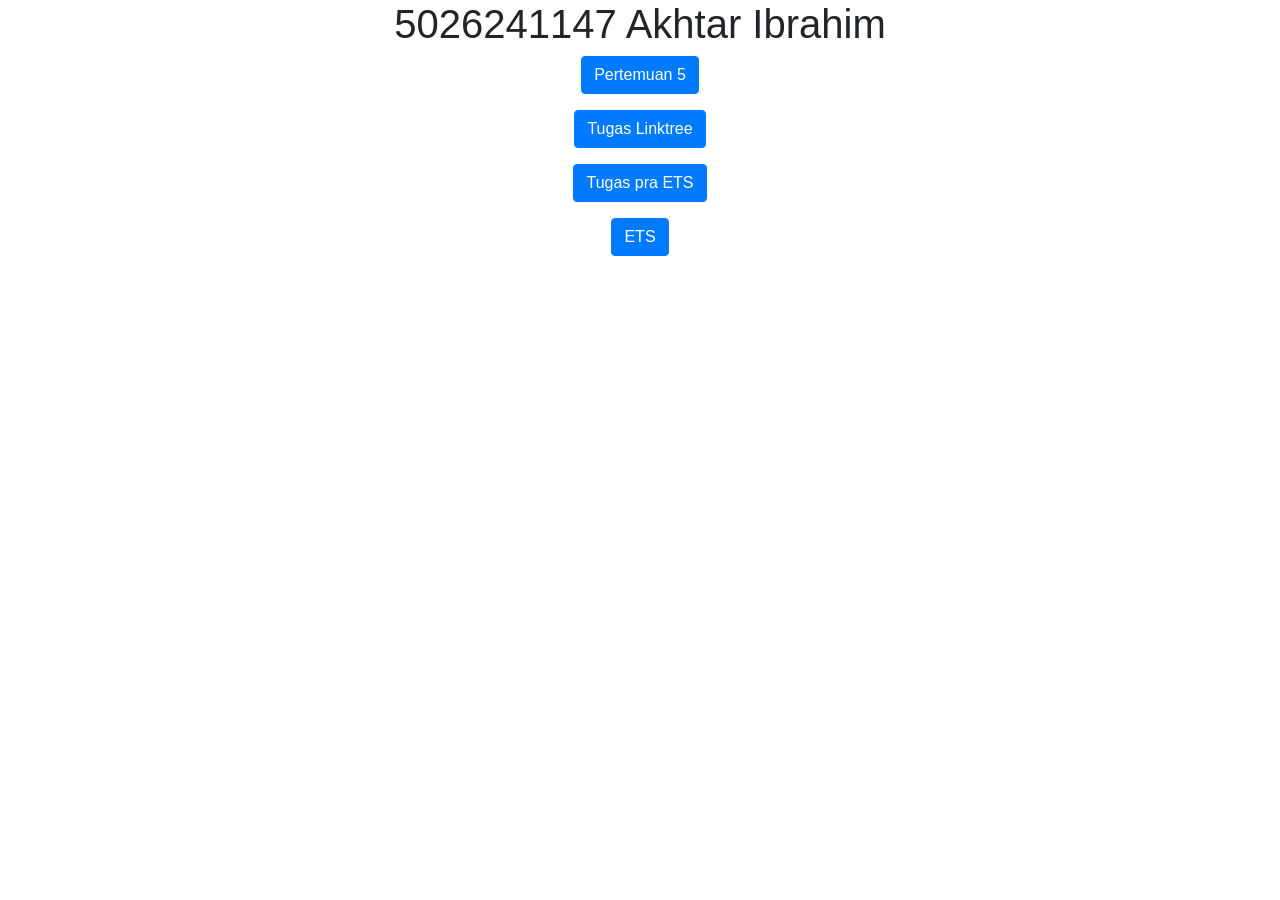
<file: index.html>
<!doctype html>
<html lang="en">
  <head>
    <title>5026241147</title>
    <meta charset="utf-8" />
    <meta name="viewport" content="width=device-width, initial-scale=1" />
    <link
      rel="stylesheet"
      href="https://cdn.jsdelivr.net/npm/bootstrap@4.6.2/dist/css/bootstrap.min.css"
    />
    <script src="https://cdn.jsdelivr.net/npm/jquery@3.7.1/dist/jquery.slim.min.js"></script>
    <script src="https://cdn.jsdelivr.net/npm/popper.js@1.16.1/dist/umd/popper.min.js"></script>
    <script src="https://cdn.jsdelivr.net/npm/bootstrap@4.6.2/dist/js/bootstrap.bundle.min.js"></script>
  </head>

  <body>
    <div class="container">
        <center>
            
            <h1>5026241147 Akhtar Ibrahim</h1>
            <p>
                <a href="pertemuan5.html" target="_blank" class="btn btn-primary">
                    Pertemuan 5 
                </a>
            </p>
            <p>
                <a href="Linktree.html" target="_blank" class="btn btn-primary">
                    Tugas Linktree 
                </a>
            </p>
            <p>
                <a href="tugas_ets.html" target="_blank" class="btn btn-primary">
                    Tugas pra ETS
                </a>
            </p>
            <p>
                <a href="5026241147.html" target="_blank" class="btn btn-primary">
                    ETS
                </a>
            </p>


        </center>
    </div>
  </body>
</html>
</file>
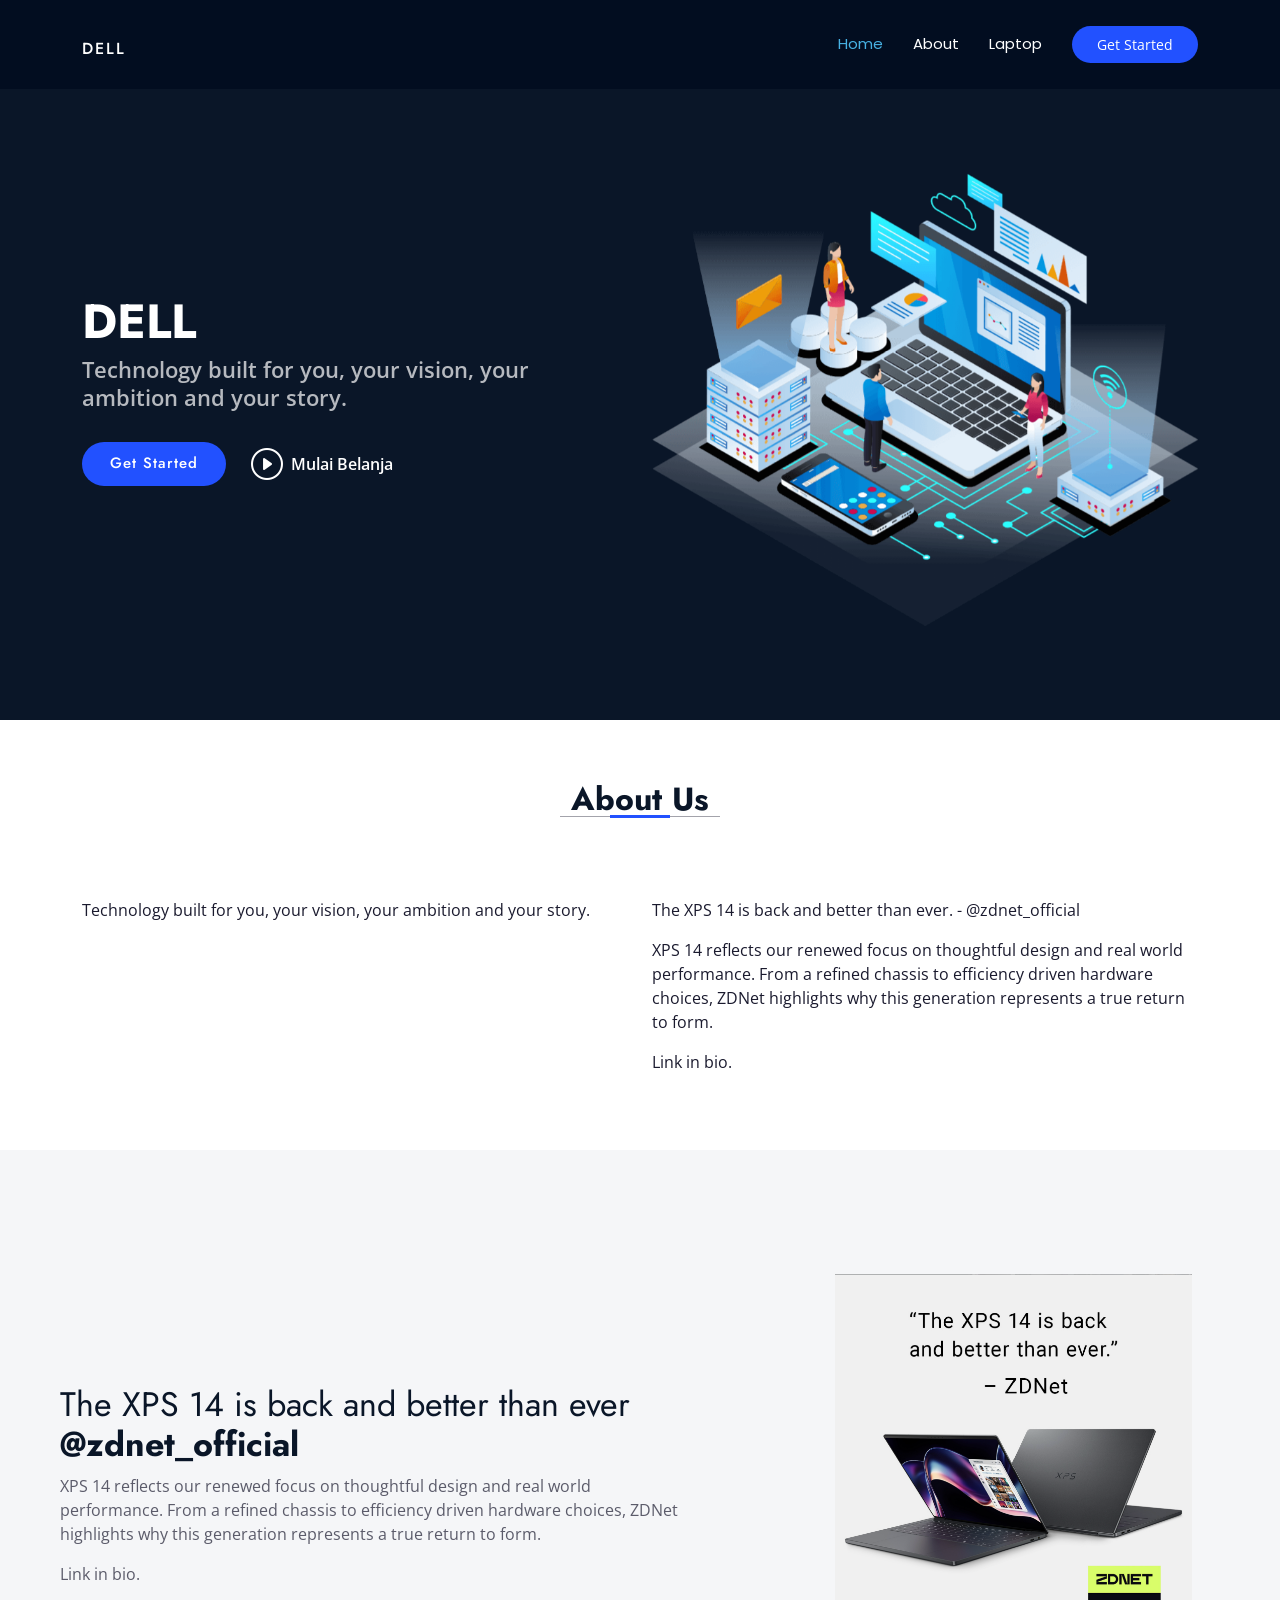
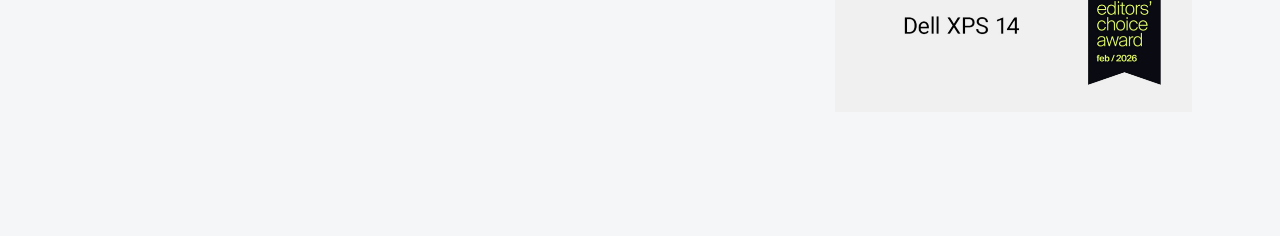
<file: pertemuan5.html>
<!doctype html>
<html lang="en">
  <head>
    <meta charset="utf-8" />
    <meta content="width=device-width, initial-scale=1.0" name="viewport" />
    <title>DELL</title>
    <meta name="description" content="" />
    <meta name="keywords" content="" />

    <!-- Favicons -->
    <link href="assets/img/favicon.png" rel="icon" />
    <link href="assets/img/apple-touch-icon.png" rel="apple-touch-icon" />

    <!-- Fonts -->
    <link href="https://fonts.googleapis.com" rel="preconnect" />
    <link href="https://fonts.gstatic.com" rel="preconnect" crossorigin />
    <link
      href="https://fonts.googleapis.com/css2?family=Open+Sans:ital,wght@0,300;0,400;0,500;0,600;0,700;0,800;1,300;1,400;1,500;1,600;1,700;1,800&family=Poppins:ital,wght@0,100;0,200;0,300;0,400;0,500;0,600;0,700;0,800;0,900;1,100;1,200;1,300;1,400;1,500;1,600;1,700;1,800;1,900&family=Jost:ital,wght@0,100;0,200;0,300;0,400;0,500;0,600;0,700;0,800;0,900;1,100;1,200;1,300;1,400;1,500;1,600;1,700;1,800;1,900&display=swap"
      rel="stylesheet"
    />

    <!-- Vendor CSS Files -->
    <link
      href="assets/vendor/bootstrap/css/bootstrap.min.css"
      rel="stylesheet"
    />
    <link
      href="assets/vendor/bootstrap-icons/bootstrap-icons.css"
      rel="stylesheet"
    />
    <link href="assets/vendor/aos/aos.css" rel="stylesheet" />
    <link
      href="assets/vendor/glightbox/css/glightbox.min.css"
      rel="stylesheet"
    />
    <link href="assets/vendor/swiper/swiper-bundle.min.css" rel="stylesheet" />

    <!-- Main CSS File -->
  <link href="assets/pra_ets.css" rel="stylesheet">

    <!-- =======================================================
  * Template Name: Arsha
  * Template URL: https://bootstrapmade.com/arsha-free-bootstrap-html-template-corporate/
  * Updated: Feb 22 2025 with Bootstrap v5.3.3
  * Author:   BootstrapMade.com   
  * License: https://bootstrapmade.com/license/
  ======================================================== -->
  </head>

  <body class="index-page">
    <header id="header" class="header d-flex align-items-center fixed-top">
      <div
        class="container-fluid container-xl position-relative d-flex align-items-center"
      >
        <a href="index.html" class="logo d-flex align-items-center me-auto">
          <!-- Uncomment the line below if you also wish to use an image logo -->
          <!-- <img src="assets/img/logo.webp" alt=""> -->
          <h1 class="sitename">DELL</h1>
        </a>

        <nav id="navmenu" class="navmenu">
          <ul>
            <li><a href="#hero" class="active">Home</a></li>
            <li><a href="#about">About</a></li>
            <li><a href="#laptop">Laptop</a></li>
          </ul>
          <i class="mobile-nav-toggle d-xl-none bi bi-list"></i>
        </nav>

        <a class="btn-getstarted" href="#about">Get Started</a>
      </div>
    </header>

    <main class="main">
      <!-- Header Section -->
      <section id="hero" class="hero section dark-background">
        <div class="container">
          <div class="row gy-4">
            <div
              class="col-lg-6 order-2 order-lg-1 d-flex flex-column justify-content-center"
              data-aos="zoom-out"
            >
              <h1>DELL</h1>
              <p>
                Technology built for you, your vision, your ambition and your
                story.
              </p>
              <div class="d-flex">
                <a href="#about" class="btn-get-started">Get Started</a>
                <a
                  href="https://visitstore.bio/dell?tab=ig&utm_source=ig&utm_medium=social&utm_content=link_in_bio&fbclid=PAZXh0bgNhZW0CMTEAc3J0YwZhcHBfaWQMMjU2MjgxMDQwNTU4AAGniiNfOVfTA07JWbg5uFvyamHb38qtlj87fdxVTZgBUt4vOqm66XFoXA_pBBI_aem_jluPJJ-XnT7grUljqiHlhw"
                  class="glightbox btn-watch-video d-flex align-items-center"
                  ><i class="bi bi-play-circle"></i
                  ><span>Mulai Belanja</span></a
                >
              </div>
            </div>
            <div
              class="col-lg-6 order-1 order-lg-2 hero-img"
              data-aos="zoom-out"
              data-aos-delay="200"
            >
              <img
                src="assets/img/hero-img.png"
                class="img-fluid animated"
                alt=""
              />
            </div>
          </div>
        </div>
      </section>
      <!-- /Header Section -->

      <!-- About Section -->
      <section id="about" class="about section">
        <!-- Section Title -->
        <div class="container section-title" data-aos="fade-up">
          <h2>About Us</h2>
        </div>
        <!-- End Section Title -->

        <div class="container">
          <div class="row gy-4">
            <div
              class="col-lg-6 content"
              data-aos="fade-up"
              data-aos-delay="100"
            >
              <p>
                Technology built for you, your vision, your ambition and your
                story.
              </p>
            </div>

            <div class="col-lg-6" data-aos="fade-up" data-aos-delay="200">
              <p>The XPS 14 is back and better than ever. - @zdnet_official</p>
              <p>
                XPS 14 reflects our renewed focus on thoughtful design and real
                world performance. From a refined chassis to efficiency driven
                hardware choices, ZDNet highlights why this generation
                represents a true return to form.
              </p>
              <p>Link in bio.</p>
            </div>
          </div>
        </div>
      </section>
      <!-- /About Section -->

      <!-- Laptop Section -->
      <section
        id="laptop"
        class="section why-us light-background"
        data-builder="section"
      >
        <div class="container-fluid">
          <div class="row gy-4">
            <div
              class="col-lg-7 d-flex flex-column justify-content-center order-2 order-lg-1"
            >
              <div
                class="content px-xl-5"
                data-aos="fade-up"
                data-aos-delay="100"
              >
                <h3>
                  <span>The XPS 14 is back and better than ever </span
                  ><strong>@zdnet_official</strong>
                </h3>
                <p>
                  XPS 14 reflects our renewed focus on thoughtful design and
                  real world performance. From a refined chassis to efficiency
                  driven hardware choices, ZDNet highlights why this generation
                  represents a true return to form.
                </p>
                <p>Link in bio.</p>
              </div>
            </div>

            <div class="col-lg-5 order-1 order-lg-2 why-us-img">
              <img
                src="assets/img/laptop-gambar.png"
                class="img-fluid"
                alt=""
                data-aos="zoom-in"
                data-aos-delay="100"
              />
            </div>
          </div>
        </div>
      </section>
      <!-- /Laptop Section -->
    </main>

    <!-- Scroll Top -->
    <a
      href="#"
      id="scroll-top"
      class="scroll-top d-flex align-items-center justify-content-center"
      ><i class="bi bi-arrow-up-short"></i
    ></a>

    <!-- Preloader -->
    <div id="preloader"></div>

    <!-- Vendor JS Files -->
    <script src="assets/vendor/bootstrap/js/bootstrap.bundle.min.js"></script>
    <script src="assets/vendor/php-email-form/validate.js"></script>
    <script src="assets/vendor/aos/aos.js"></script>
    <script src="assets/vendor/glightbox/js/glightbox.min.js"></script>
    <script src="assets/vendor/swiper/swiper-bundle.min.js"></script>
    <script src="assets/vendor/waypoints/noframework.waypoints.js"></script>
    <script src="assets/vendor/imagesloaded/imagesloaded.pkgd.min.js"></script>
    <script src="assets/vendor/isotope-layout/isotope.pkgd.min.js"></script>

    <!-- Main JS File -->
    <script src="assets/js/main.js"></script>
  </body>
</html>
</file>
<file: assets/pra_ets.css>
/**
* Template Name: Arsha
* Template URL: https://bootstrapmade.com/arsha-free-bootstrap-html-template-corporate/
* Updated: Feb 22 2025 with Bootstrap v5.3.3
* Author: BootstrapMade.com
* License: https://bootstrapmade.com/license/
*/

/*--------------------------------------------------------------
# Font & Color Variables
# Help: https://bootstrapmade.com/color-system/
--------------------------------------------------------------*/
/* Fonts */
:root {
  --default-font: "Open Sans",  system-ui, -apple-system, "Segoe UI", Roboto, "Helvetica Neue", Arial, "Noto Sans", "Liberation Sans", sans-serif, "Apple Color Emoji", "Segoe UI Emoji", "Segoe UI Symbol", "Noto Color Emoji";
  --heading-font: "Jost",  sans-serif;
  --nav-font: "Poppins",  sans-serif;
}

/* Global Colors - The following color variables are used throughout the website. Updating them here will change the color scheme of the entire website */
:root {
  --background-color: #ffffff;
  --default-color: #1a1a2e;
  --heading-color: #0a1628;
  --accent-color: #2251ff;        /* biru royal McKinsey */
  --surface-color: #ffffff;
  --contrast-color: #ffffff;

  /* McKinsey tambahan */
  --mck-navy: #0a1628;
  --mck-navy-mid: #122040;
  --mck-blue: #2251ff;
  --mck-blue-light: #4d74ff;
  --mck-gray-text: #5a6a7a;
}

/* Nav Menu Colors - The following color variables are used specifically for the navigation menu. They are separate from the global colors to allow for more customization options */
:root {
  --nav-color: #ffffff;  /* The default color of the main navmenu links */
  --nav-hover-color: #47b2e4; /* Applied to main navmenu links when they are hovered over or active */
  --nav-mobile-background-color: #ffffff; /* Used as the background color for mobile navigation menu */
  --nav-dropdown-background-color: #ffffff; /* Used as the background color for dropdown items that appear when hovering over primary navigation items */
  --nav-dropdown-color: #444444; /* Used for navigation links of the dropdown items in the navigation menu. */
  --nav-dropdown-hover-color: #47b2e4; /* Similar to --nav-hover-color, this color is applied to dropdown navigation links when they are hovered over. */
}

/* Color Presets - These classes override global colors when applied to any section or element, providing reuse of the sam color scheme. */

.light-background {
  --background-color: #f5f6f8;
  --surface-color: #ffffff;
}

.dark-background {
  --background-color: #0a1628;
  --default-color: #ffffff;
  --heading-color: #ffffff;
  --surface-color: #122040;
  --contrast-color: #ffffff;
}

/* Smooth scroll */
:root {
  scroll-behavior: smooth;
}

/*--------------------------------------------------------------
# General Styling & Shared Classes
--------------------------------------------------------------*/
body {
  color: var(--default-color);
  background-color: var(--background-color);
  font-family: var(--default-font);
}

a {
  color: var(--accent-color);
  text-decoration: none;
  transition: 0.3s;
}

a:hover {
  color: color-mix(in srgb, var(--accent-color), transparent 25%);
  text-decoration: none;
}

h1,
h2,
h3,
h4,
h5,
h6 {
  color: var(--heading-color);
  font-family: var(--heading-font);
}

/* PHP Email Form Messages
------------------------------*/
.php-email-form .error-message {
  display: none;
  background: #df1529;
  color: #ffffff;
  text-align: left;
  padding: 15px;
  margin-bottom: 24px;
  font-weight: 600;
}

.php-email-form .sent-message {
  display: none;
  color: #ffffff;
  background: #059652;
  text-align: center;
  padding: 15px;
  margin-bottom: 24px;
  font-weight: 600;
}

.php-email-form .loading {
  display: none;
  background: var(--surface-color);
  text-align: center;
  padding: 15px;
  margin-bottom: 24px;
}

.php-email-form .loading:before {
  content: "";
  display: inline-block;
  border-radius: 50%;
  width: 24px;
  height: 24px;
  margin: 0 10px -6px 0;
  border: 3px solid var(--accent-color);
  border-top-color: var(--surface-color);
  animation: php-email-form-loading 1s linear infinite;
}

@keyframes php-email-form-loading {
  0% {
    transform: rotate(0deg);
  }

  100% {
    transform: rotate(360deg);
  }
}

/*--------------------------------------------------------------
# Global Header
--------------------------------------------------------------*/
.header {
  --background-color: #081d42;
  --heading-color: #ffffff;
  color: var(--default-color);
  background-color: var(--background-color);
  padding: 15px 0;
  transition: all 0.5s;
  z-index: 997;
}

.header .logo {
  line-height: 1;
}

.header .logo img {
  max-height: 36px;
  margin-right: 8px;
}

.header .logo h1 {
  font-size: 1rem;   
  margin: 8px 0 0 0; 
  font-weight: 500;
  color: var(--heading-color);
  letter-spacing: 2px;
  text-transform: uppercase;
}

.header .btn-getstarted,
.header .btn-getstarted:focus {
  color: var(--contrast-color);
  background: var(--accent-color);
  font-size: 14px;
  padding: 8px 25px;
  margin: 0 0 0 30px;
  border-radius: 50px;
  transition: 0.3s;
}

.header .btn-getstarted:hover,
.header .btn-getstarted:focus:hover {
  color: var(--contrast-color);
  background: color-mix(in srgb, var(--accent-color), transparent 15%);
}

@media (max-width: 1200px) {
  .header .logo {
    order: 1;
  }

  .header .btn-getstarted {
    order: 2;
    margin: 0 15px 0 0;
    padding: 6px 15px;
  }

  .header .navmenu {
    order: 3;
  }
}

/* Index Page Header
------------------------------*/
.index-page .header {
  --background-color: #020d20;
  --heading-color: #ffffff;
  --nav-color: #ffffff;
}

/* Index Page Header on Scroll
------------------------------*/
.index-page.scrolled .header {
  --background-color: #020d20;
}

/*--------------------------------------------------------------
# Navigation Menu
--------------------------------------------------------------*/
/* Desktop Navigation */
@media (min-width: 1200px) {
  .navmenu {
    padding: 0;
  }

  .navmenu ul {
    margin: 0;
    padding: 0;
    display: flex;
    list-style: none;
    align-items: center;
  }

  .navmenu li {
    position: relative;
  }

  .navmenu a,
  .navmenu a:focus {
    color: var(--nav-color);
    padding: 18px 15px;
    font-size: 15px;
    font-family: var(--nav-font);
    font-weight: 400;
    display: flex;
    align-items: center;
    justify-content: space-between;
    white-space: nowrap;
    transition: 0.3s;
  }

  .navmenu a i,
  .navmenu a:focus i {
    font-size: 12px;
    line-height: 0;
    margin-left: 5px;
    transition: 0.3s;
  }

  .navmenu li:last-child a {
    padding-right: 0;
  }

  .navmenu li:hover>a,
  .navmenu .active,
  .navmenu .active:focus {
    color: var(--nav-hover-color);
  }

  .navmenu .dropdown ul {
    margin: 0;
    padding: 10px 0;
    background: var(--nav-dropdown-background-color);
    display: block;
    position: absolute;
    visibility: hidden;
    left: 14px;
    top: 130%;
    opacity: 0;
    transition: 0.3s;
    border-radius: 4px;
    z-index: 99;
    box-shadow: 0px 0px 30px rgba(0, 0, 0, 0.1);
  }

  .navmenu .dropdown ul li {
    min-width: 200px;
  }

  .navmenu .dropdown ul a {
    padding: 10px 20px;
    font-size: 15px;
    text-transform: none;
    color: var(--nav-dropdown-color);
  }

  .navmenu .dropdown ul a i {
    font-size: 12px;
  }

  .navmenu .dropdown ul a:hover,
  .navmenu .dropdown ul .active:hover,
  .navmenu .dropdown ul li:hover>a {
    color: var(--nav-dropdown-hover-color);
  }

  .navmenu .dropdown:hover>ul {
    opacity: 1;
    top: 100%;
    visibility: visible;
  }

  .navmenu .dropdown .dropdown ul {
    top: 0;
    left: -90%;
    visibility: hidden;
  }

  .navmenu .dropdown .dropdown:hover>ul {
    opacity: 1;
    top: 0;
    left: -100%;
    visibility: visible;
  }

  .navmenu .megamenu {
    position: static;
  }

  .navmenu .megamenu ul {
    margin: 0;
    padding: 10px;
    background: var(--nav-dropdown-background-color);
    box-shadow: 0px 0px 20px rgba(0, 0, 0, 0.1);
    position: absolute;
    top: 130%;
    left: 0;
    right: 0;
    visibility: hidden;
    opacity: 0;
    display: flex;
    transition: 0.3s;
    border-radius: 4px;
    z-index: 99;
  }

  .navmenu .megamenu ul li {
    flex: 1;
  }

  .navmenu .megamenu ul li a,
  .navmenu .megamenu ul li:hover>a {
    padding: 10px 20px;
    font-size: 15px;
    color: var(--nav-dropdown-color);
  }

  .navmenu .megamenu ul li a:hover,
  .navmenu .megamenu ul li .active,
  .navmenu .megamenu ul li .active:hover {
    color: var(--nav-dropdown-hover-color);
  }

  .navmenu .megamenu:hover>ul {
    opacity: 1;
    top: 100%;
    visibility: visible;
  }

  .navmenu .dd-box-shadow {
    box-shadow: 0px 0px 30px rgba(0, 0, 0, 0.1);
  }
}

/* Mobile Navigation */
@media (max-width: 1199px) {
  .mobile-nav-toggle {
    color: var(--nav-color);
    font-size: 28px;
    line-height: 0;
    margin-right: 10px;
    cursor: pointer;
    transition: color 0.3s;
  }

  .navmenu {
    padding: 0;
    z-index: 9997;
  }

  .navmenu ul {
    display: none;
    list-style: none;
    position: absolute;
    inset: 60px 20px 20px 20px;
    padding: 10px 0;
    margin: 0;
    border-radius: 6px;
    background-color: var(--nav-mobile-background-color);
    overflow-y: auto;
    transition: 0.3s;
    z-index: 9998;
    box-shadow: 0px 0px 30px rgba(0, 0, 0, 0.1);
  }

  .navmenu a,
  .navmenu a:focus {
    color: var(--nav-dropdown-color);
    padding: 10px 20px;
    font-family: var(--nav-font);
    font-size: 17px;
    font-weight: 500;
    display: flex;
    align-items: center;
    justify-content: space-between;
    white-space: nowrap;
    transition: 0.3s;
  }

  .navmenu a i,
  .navmenu a:focus i {
    font-size: 12px;
    line-height: 0;
    margin-left: 5px;
    width: 30px;
    height: 30px;
    display: flex;
    align-items: center;
    justify-content: center;
    border-radius: 50%;
    transition: 0.3s;
    background-color: color-mix(in srgb, var(--accent-color), transparent 90%);
  }

  .navmenu a i:hover,
  .navmenu a:focus i:hover {
    background-color: var(--accent-color);
    color: var(--contrast-color);
  }

  .navmenu a:hover,
  .navmenu .active,
  .navmenu .active:focus {
    color: var(--nav-dropdown-hover-color);
  }

  .navmenu .active i,
  .navmenu .active:focus i {
    background-color: var(--accent-color);
    color: var(--contrast-color);
    transform: rotate(180deg);
  }

  .navmenu .dropdown ul {
    position: static;
    display: none;
    z-index: 99;
    padding: 10px 0;
    margin: 10px 20px;
    background-color: var(--nav-dropdown-background-color);
    border: 1px solid color-mix(in srgb, var(--default-color), transparent 90%);
    box-shadow: none;
    transition: all 0.5s ease-in-out;
  }

  .navmenu .dropdown ul ul {
    background-color: rgba(33, 37, 41, 0.1);
  }

  .navmenu .dropdown>.dropdown-active {
    display: block;
    background-color: rgba(33, 37, 41, 0.03);
  }

  .mobile-nav-active {
    overflow: hidden;
  }

  .mobile-nav-active .mobile-nav-toggle {
    color: #fff;
    position: absolute;
    font-size: 32px;
    top: 15px;
    right: 15px;
    margin-right: 0;
    z-index: 9999;
  }

  .mobile-nav-active .navmenu {
    position: fixed;
    overflow: hidden;
    inset: 0;
    background: rgba(33, 37, 41, 0.8);
    transition: 0.3s;
  }

  .mobile-nav-active .navmenu>ul {
    display: block;
  }
}

/*--------------------------------------------------------------
# Global Footer
--------------------------------------------------------------*/
.footer {
  color: var(--default-color);
  background-color: var(--background-color);
  font-size: 14px;
  padding-bottom: 50px;
  position: relative;
}

.footer .footer-newsletter {
  background-color: color-mix(in srgb, var(--heading-color), transparent 95%);
  padding: 50px 0;
}

.footer .footer-newsletter h4 {
  font-size: 24px;
}

.footer .footer-newsletter .newsletter-form {
  margin-top: 30px;
  margin-bottom: 15px;
  padding: 6px 8px;
  position: relative;
  background-color: color-mix(in srgb, var(--background-color), transparent 50%);
  border: 1px solid color-mix(in srgb, var(--default-color), transparent 90%);
  box-shadow: 0px 2px 25px rgba(0, 0, 0, 0.1);
  display: flex;
  transition: 0.3s;
  border-radius: 50px;
}

.footer .footer-newsletter .newsletter-form:focus-within {
  border-color: var(--accent-color);
}

.footer .footer-newsletter .newsletter-form input[type=email] {
  border: 0;
  padding: 4px;
  width: 100%;
  background-color: color-mix(in srgb, var(--background-color), transparent 50%);
  color: var(--default-color);
}

.footer .footer-newsletter .newsletter-form input[type=email]:focus-visible {
  outline: none;
}

.footer .footer-newsletter .newsletter-form input[type=submit] {
  border: 0;
  font-size: 16px;
  padding: 0 20px;
  margin: -7px -8px -7px 0;
  background: var(--accent-color);
  color: var(--contrast-color);
  transition: 0.3s;
  border-radius: 50px;
}

.footer .footer-newsletter .newsletter-form input[type=submit]:hover {
  background: color-mix(in srgb, var(--accent-color), transparent 20%);
}

.footer .footer-top {
  padding-top: 50px;
}

.footer .social-links a {
  display: flex;
  align-items: center;
  justify-content: center;
  width: 40px;
  height: 40px;
  border-radius: 50%;
  border: 1px solid color-mix(in srgb, var(--default-color), transparent 50%);
  font-size: 16px;
  color: color-mix(in srgb, var(--default-color), transparent 20%);
  margin-right: 10px;
  transition: 0.3s;
}

.footer .social-links a:hover {
  color: var(--accent-color);
  border-color: var(--accent-color);
}

.footer h4 {
  font-size: 16px;
  font-weight: bold;
  position: relative;
  padding-bottom: 12px;
}

.footer .footer-links {
  margin-bottom: 30px;
}

.footer .footer-links ul {
  list-style: none;
  padding: 0;
  margin: 0;
}

.footer .footer-links ul i {
  margin-right: 3px;
  font-size: 12px;
  line-height: 0;
  color: var(--accent-color);
}

.footer .footer-links ul li {
  padding: 10px 0;
  display: flex;
  align-items: center;
}

.footer .footer-links ul li:first-child {
  padding-top: 0;
}

.footer .footer-links ul a {
  display: inline-block;
  color: color-mix(in srgb, var(--default-color), transparent 20%);
  line-height: 1;
}

.footer .footer-links ul a:hover {
  color: var(--accent-color);
}

.footer .footer-about a {
  color: var(--heading-color);
  font-size: 28px;
  font-weight: 600;
  text-transform: uppercase;
  font-family: var(--heading-font);
}

.footer .footer-contact p {
  margin-bottom: 5px;
}

.footer .copyright {
  padding-top: 25px;
  padding-bottom: 25px;
  border-top: 1px solid color-mix(in srgb, var(--default-color), transparent 90%);
}

.footer .copyright p {
  margin-bottom: 0;
}

.footer .credits {
  margin-top: 6px;
  font-size: 13px;
}

/*--------------------------------------------------------------
# Preloader
--------------------------------------------------------------*/
#preloader {
  position: fixed;
  inset: 0;
  z-index: 999999;
  overflow: hidden;
  background: var(--background-color);
  transition: all 0.6s ease-out;
}

#preloader:before {
  content: "";
  position: fixed;
  top: calc(50% - 30px);
  left: calc(50% - 30px);
  border: 6px solid #ffffff;
  border-color: var(--accent-color) transparent var(--accent-color) transparent;
  border-radius: 50%;
  width: 60px;
  height: 60px;
  animation: animate-preloader 1.5s linear infinite;
}

@keyframes animate-preloader {
  0% {
    transform: rotate(0deg);
  }

  100% {
    transform: rotate(360deg);
  }
}

/*--------------------------------------------------------------
# Scroll Top Button
--------------------------------------------------------------*/
.scroll-top {
  position: fixed;
  visibility: hidden;
  opacity: 0;
  right: 15px;
  bottom: -15px;
  z-index: 99999;
  background-color: var(--accent-color);
  width: 44px;
  height: 44px;
  border-radius: 50px;
  transition: all 0.4s;
}

.scroll-top i {
  font-size: 24px;
  color: var(--contrast-color);
  line-height: 0;
}

.scroll-top:hover {
  background-color: color-mix(in srgb, var(--accent-color), transparent 20%);
  color: var(--contrast-color);
}

.scroll-top.active {
  visibility: visible;
  opacity: 1;
  bottom: 15px;
}

/*--------------------------------------------------------------
# Disable aos animation delay on mobile devices
--------------------------------------------------------------*/
@media screen and (max-width: 768px) {
  [data-aos-delay] {
    transition-delay: 0 !important;
  }
}

/*--------------------------------------------------------------
# Global Page Titles & Breadcrumbs
--------------------------------------------------------------*/
.page-title {
  --background-color: color-mix(in srgb, var(--default-color), transparent 96%);
  color: var(--default-color);
  background-color: var(--background-color);
  padding: 20px 0;
  position: relative;
}

.page-title h1 {
  font-size: 28px;
  font-weight: 700;
  margin: 0;
}

.page-title .breadcrumbs ol {
  display: flex;
  flex-wrap: wrap;
  list-style: none;
  padding: 0 0 10px 0;
  margin: 0;
  font-size: 14px;
}

.page-title .breadcrumbs ol li+li {
  padding-left: 10px;
}

.page-title .breadcrumbs ol li+li::before {
  content: "/";
  display: inline-block;
  padding-right: 10px;
  color: color-mix(in srgb, var(--default-color), transparent 70%);
}

/*--------------------------------------------------------------
# Global Sections
--------------------------------------------------------------*/
section,
.section {
  color: var(--default-color);
  background-color: var(--background-color);
  padding: 60px 0;
  scroll-margin-top: 88px;
  overflow: clip;
}

@media (max-width: 1199px) {

  section,
  .section {
    scroll-margin-top: 66px;
  }
}

/*--------------------------------------------------------------
# Global Section Titles
--------------------------------------------------------------*/
.section-title {
  text-align: center;
  padding-bottom: 60px;
  position: relative;
  color: rgb(0, 0, 0);
}

.section-title h2 {
  font-size: 32px;
  font-weight: 700;
  margin-bottom: 20px;
  padding-bottom: 20px;
  text-transform: uppercase;
  position: relative;
}

.section-title h2:before,
.section-title h2::after { display: none; }
.section-title h2 { text-transform: none; padding-bottom: 0; }

.section-title h2:before {
  content: "";
  position: absolute;
  display: block;
  width: 160px;
  height: 1px;
  background: color-mix(in srgb, var(--default-color), transparent 60%);
  left: 0;
  right: 0;
  bottom: 1px;
  margin: auto;
}

.section-title h2::after {
  content: "";
  position: absolute;
  display: block;
  width: 60px;
  height: 3px;
  background: var(--accent-color);
  left: 0;
  right: 0;
  bottom: 0;
  margin: auto;
}

.section-title p {
  margin-bottom: 0;
}

/*--------------------------------------------------------------
# Hero Section
--------------------------------------------------------------*/
.hero {
  width: 100%;
  min-height: 80vh;
  position: relative;
  padding: 120px 0 60px 0;
  display: flex;
  align-items: center;
}

.hero h1 {
  margin: 0;
  font-size: 48px;
  font-weight: 700;
  line-height: 56px;
}

.hero p {
  color: color-mix(in srgb, var(--default-color), transparent 30%);
  margin: 5px 0 30px 0;
  font-size: 22px;
  line-height: 1.3;
  font-weight: 600;
}

.hero .btn-get-started {
  color: var(--contrast-color);
  background: var(--accent-color);
  font-family: var(--heading-font);
  font-weight: 500;
  font-size: 15px;
  letter-spacing: 1px;
  display: inline-block;
  padding: 10px 28px 12px 28px;
  border-radius: 50px;
  transition: 0.5s;
}

.hero .btn-get-started:hover {
  color: var(--contrast-color);
  background: color-mix(in srgb, var(--accent-color), transparent 15%);
}

.hero .btn-watch-video {
  font-size: 16px;
  transition: 0.5s;
  margin-left: 25px;
  color: var(--default-color);
  font-weight: 600;
}

.hero .btn-watch-video i {
  color: var(--contrast-color);
  font-size: 32px;
  transition: 0.3s;
  line-height: 0;
  margin-right: 8px;
}

.hero .btn-watch-video:hover {
  color: var(--accent-color);
}

.hero .btn-watch-video:hover i {
  color: color-mix(in srgb, var(--accent-color), transparent 15%);
}

.hero .animated {
  animation: up-down 2s ease-in-out infinite alternate-reverse both;
}

@media (max-width: 640px) {
  .hero h1 {
    font-size: 28px;
    line-height: 36px;
  }

  .hero p {
    font-size: 18px;
    line-height: 24px;
    margin-bottom: 30px;
  }

  .hero .btn-get-started,
  .hero .btn-watch-video {
    font-size: 13px;
  }
}

@keyframes up-down {
  0% {
    transform: translateY(10px);
  }

  100% {
    transform: translateY(-10px);
  }
}

/*--------------------------------------------------------------
# Clients Section
--------------------------------------------------------------*/
.clients {
  padding: 12px 0;
}

.clients .swiper {
  padding: 10px 0;
}

.clients .swiper-wrapper {
  height: auto;
}

.clients .swiper-slide img {
  filter: grayscale(100%) opacity(0.5);
  transition: filter 0.3s;
}
.clients .swiper-slide img:hover {
  filter: grayscale(0%) opacity(1);
}



/*--------------------------------------------------------------
# About Section
--------------------------------------------------------------*/
.about ul {
  list-style: none;
  padding: 0;
}

.about ul li {
  padding-bottom: 5px;
  display: flex;
  align-items: center;
}

.about ul i {
  font-size: 20px;
  padding-right: 4px;
  color: var(--accent-color);
}

.about .read-more {
  color: var(--accent-color);
  font-family: var(--heading-font);
  font-weight: 500;
  font-size: 16px;
  letter-spacing: 1px;
  padding: 8px 28px;
  border-radius: 5px;
  transition: 0.3s;
  display: inline-flex;
  align-items: center;
  justify-content: center;
  border: 2px solid var(--accent-color);
}

.about .read-more i {
  font-size: 18px;
  margin-left: 5px;
  line-height: 0;
  transition: 0.3s;
}

.about .read-more:hover {
  background: var(--accent-color);
  color: var(--contrast-color);
}

.about .read-more:hover i {
  transform: translate(5px, 0);
}

/*--------------------------------------------------------------
# Why Us Section
--------------------------------------------------------------*/
.why-us {
  padding: 30px 0;
}

.why-us .content h3 {
  font-weight: 400;
  font-size: 34px;
}

.why-us .content p {
  color: color-mix(in srgb, var(--default-color), transparent 30%);
}

.why-us .faq-container .faq-item {
  background-color: var(--surface-color);
  position: relative;
  padding: 20px;
  margin-bottom: 20px;
  box-shadow: 0px 5px 25px 0px rgba(0, 0, 0, 0.1);
  overflow: hidden;
}

.why-us .faq-container .faq-item:last-child {
  margin-bottom: 0;
}

.why-us .faq-container .faq-item h3 {
  font-weight: 500;
  font-size: 17px;
  line-height: 24px;
  margin: 0 30px 0 0;
  transition: 0.3s;
  cursor: pointer;
}

.why-us .faq-container .faq-item h3 span {
  color: var(--accent-color);
  padding-right: 5px;
  font-weight: 600;
}

.why-us .faq-container .faq-item h3:hover {
  color: var(--accent-color);
}

.why-us .faq-container .faq-item .faq-content {
  display: grid;
  grid-template-rows: 0fr;
  transition: 0.3s ease-in-out;
  visibility: hidden;
  opacity: 0;
}

.why-us .faq-container .faq-item .faq-content p {
  margin-bottom: 0;
  overflow: hidden;
}

.why-us .faq-container .faq-item .faq-icon {
  position: absolute;
  top: 22px;
  left: 20px;
  font-size: 22px;
  line-height: 0;
  transition: 0.3s;
  color: var(--accent-color);
}

.why-us .faq-container .faq-item .faq-toggle {
  position: absolute;
  top: 20px;
  right: 20px;
  font-size: 16px;
  line-height: 0;
  transition: 0.3s;
  cursor: pointer;
}

.why-us .faq-container .faq-item .faq-toggle:hover {
  color: var(--accent-color);
}

.why-us .faq-container .faq-active h3 {
  color: var(--accent-color);
}

.why-us .faq-container .faq-active .faq-content {
  grid-template-rows: 1fr;
  visibility: visible;
  opacity: 1;
  padding-top: 10px;
}

.why-us .faq-container .faq-active .faq-toggle {
  transform: rotate(90deg);
  color: var(--accent-color);
}

.why-us .why-us-img {
  display: flex;
  align-items: center;
  justify-content: center;
}

.why-us .why-us-img img {
  max-height: 70%;
}

/*--------------------------------------------------------------
# Skills Section
--------------------------------------------------------------*/
.skills .content h3 {
  font-size: 2rem;
  font-weight: 700;
}

.skills .content p {
  color: color-mix(in srgb, var(--default-color), transparent 30%);
}

.skills .content p:last-child {
  margin-bottom: 0;
}

.skills .content ul {
  list-style: none;
  padding: 0;
}

.skills .content ul li {
  padding-bottom: 10px;
}

.skills .progress {
  height: 60px;
  display: block;
  background: none;
  border-radius: 0;
}

.skills .progress .skill {
  color: var(--default-color);
  padding: 0;
  margin: 0 0 6px 0;
  text-transform: uppercase;
  display: block;
  font-weight: 600;
  font-family: var(--heading-font);
}

.skills .progress .skill .val {
  float: right;
  font-style: normal;
}

.skills .progress-bar-wrap {
  background: color-mix(in srgb, var(--heading-color), transparent 90%);
  height: 10px;
}

.skills .progress-bar {
  width: 1px;
  height: 10px;
  transition: 0.9s;
  background-color: var(--heading-color);
}

/*--------------------------------------------------------------
# Services Section
--------------------------------------------------------------*/
.services .service-item {
  background-color: var(--surface-color);
  box-shadow: 0px 5px 90px 0px rgba(0, 0, 0, 0.1);
  padding: 50px 30px;
  transition: all ease-in-out 0.4s;
  height: 100%;
}

.services .service-item .icon {
  margin-bottom: 10px;
}

.services .service-item .icon i {
  color: var(--accent-color);
  font-size: 36px;
  transition: 0.3s;
}

.services .service-item h4 {
  font-weight: 700;
  margin-bottom: 15px;
  font-size: 20px;
}

.services .service-item h4 a {
  color: var(--heading-color);
  transition: ease-in-out 0.3s;
}

.services .service-item p {
  line-height: 24px;
  font-size: 14px;
  margin-bottom: 0;
}

.services .service-item:hover {
  transform: translateY(-10px);
}

.services .service-item:hover h4 a {
  color: var(--accent-color);
}

/*--------------------------------------------------------------
# Work Process Section
--------------------------------------------------------------*/
.work-process .steps-item {
  background: var(--surface-color);
  border-radius: 20px;
  height: 100%;
  transition: all 0.3s ease-in-out;
  box-shadow: 0 5px 20px color-mix(in srgb, var(--default-color), transparent 92%);
}

.work-process .steps-item .steps-image {
  border-radius: 20px 20px 0 0;
  overflow: hidden;
}

.work-process .steps-item:hover {
  transform: translateY(-10px);
  box-shadow: 0 15px 30px color-mix(in srgb, var(--accent-color), transparent 85%);
}

.work-process .steps-item:hover .steps-number {
  background: var(--accent-color);
  color: var(--contrast-color);
}

.work-process .steps-item:hover .steps-image img {
  transform: scale(1.1);
}

.work-process .steps-image {
  position: relative;
  height: 280px;
}

.work-process .steps-image img {
  width: 100%;
  height: 100%;
  object-fit: cover;
  transition: transform 0.6s ease;
}

.work-process .steps-content {
  position: relative;
  padding: 40px 30px 30px;
}

.work-process .steps-content .steps-number {
  position: absolute;
  left: 30px;
  top: -30px;
  width: 60px;
  height: 60px;
  background: var(--accent-color);
  color: var(--contrast-color);
  border-radius: 50%;
  font-family: var(--heading-font);
  font-size: 24px;
  font-weight: 700;
  display: flex;
  align-items: center;
  justify-content: center;
  transition: all 0.3s ease-in-out;
}

.work-process .steps-content h3 {
  font-size: 24px;
  font-weight: 700;
  margin-bottom: 15px;
}

.work-process .steps-content p {
  font-size: 15px;
  color: color-mix(in srgb, var(--default-color), transparent 20%);
  margin-bottom: 25px;
}

.work-process .steps-features .feature-item {
  display: flex;
  align-items: center;
  margin-bottom: 12px;
}

.work-process .steps-features .feature-item:last-child {
  margin-bottom: 0;
}

.work-process .steps-features .feature-item i {
  color: var(--accent-color);
  font-size: 18px;
  margin-right: 10px;
}

.work-process .steps-features .feature-item span {
  font-size: 14px;
  color: color-mix(in srgb, var(--default-color), transparent 15%);
}

@media (max-width: 1199px) {
  .work-process .steps-image {
    height: 240px;
  }

  .work-process .steps-content {
    padding: 35px 25px 25px;
  }

  .work-process .steps-content h3 {
    font-size: 22px;
  }
}

@media (max-width: 991px) {
  .work-process .steps-item {
    margin-bottom: 30px;
  }

  .work-process .steps-image {
    height: 220px;
  }

  .work-process .steps-content {
    padding: 30px 20px 20px;
  }

  .work-process .steps-content .steps-number {
    width: 50px;
    height: 50px;
    font-size: 20px;
    left: 25px;
    top: -25px;
  }

  .work-process .steps-content h3 {
    font-size: 20px;
    margin-bottom: 12px;
  }

  .work-process .steps-content p {
    font-size: 14px;
    margin-bottom: 20px;
  }
}

/*--------------------------------------------------------------
# Call To Action Section
--------------------------------------------------------------*/
.call-to-action {
  padding: 120px 0;
  position: relative;
  clip-path: inset(0);
}

.call-to-action img {
  position: fixed;
  top: 0;
  left: 0;
  display: block;
  width: 100%;
  height: 100%;
  object-fit: cover;
  z-index: 1;
}

.call-to-action:before {
  content: "";
  background: color-mix(in srgb, var(--background-color), transparent 35%);
  position: absolute;
  inset: 0;
  z-index: 2;
}

.call-to-action .container {
  position: relative;
  z-index: 3;
}

.call-to-action h3 {
  color: var(--default-color);
  font-size: 28px;
  font-weight: 700;
}

.call-to-action p {
  color: var(--default-color);
}

.call-to-action .cta-btn {
  font-family: var(--heading-font);
  font-weight: 500;
  font-size: 16px;
  letter-spacing: 1px;
  display: inline-block;
  padding: 12px 40px;
  border-radius: 50px;
  transition: 0.5s;
  margin: 10px;
  border: 2px solid var(--contrast-color);
  color: var(--contrast-color);
}

.call-to-action .cta-btn:hover {
  background: var(--accent-color);
  border: 2px solid var(--accent-color);
}

/*--------------------------------------------------------------
# Portfolio Section
--------------------------------------------------------------*/
.portfolio .portfolio-filters {
  padding: 0;
  margin: 0 auto 20px auto;
  list-style: none;
  text-align: center;
}

.portfolio .portfolio-filters li {
  cursor: pointer;
  display: inline-block;
  padding: 8px 20px 10px 20px;
  margin: 0;
  font-size: 15px;
  font-weight: 500;
  line-height: 1;
  margin-bottom: 5px;
  border-radius: 50px;
  transition: all 0.3s ease-in-out;
  font-family: var(--heading-font);
}

.portfolio .portfolio-filters li:hover,
.portfolio .portfolio-filters li.filter-active {
  color: var(--contrast-color);
  background-color: var(--accent-color);
}

.portfolio .portfolio-filters li:first-child {
  margin-left: 0;
}

.portfolio .portfolio-filters li:last-child {
  margin-right: 0;
}

@media (max-width: 575px) {
  .portfolio .portfolio-filters li {
    font-size: 14px;
    margin: 0 0 10px 0;
  }
}

.portfolio .portfolio-item {
  position: relative;
  overflow: hidden;
}

.portfolio .portfolio-item .portfolio-info {
  opacity: 0;
  position: absolute;
  left: 12px;
  right: 12px;
  bottom: -100%;
  z-index: 3;
  transition: all ease-in-out 0.5s;
  background: color-mix(in srgb, var(--background-color), transparent 10%);
  padding: 15px;
}

.portfolio .portfolio-item .portfolio-info h4 {
  font-size: 18px;
  font-weight: 600;
  padding-right: 50px;
}

.portfolio .portfolio-item .portfolio-info p {
  color: color-mix(in srgb, var(--default-color), transparent 30%);
  font-size: 14px;
  margin-bottom: 0;
  padding-right: 50px;
}

.portfolio .portfolio-item .portfolio-info .preview-link,
.portfolio .portfolio-item .portfolio-info .details-link {
  position: absolute;
  right: 50px;
  font-size: 24px;
  top: calc(50% - 14px);
  color: color-mix(in srgb, var(--default-color), transparent 30%);
  transition: 0.3s;
  line-height: 0;
}

.portfolio .portfolio-item .portfolio-info .preview-link:hover,
.portfolio .portfolio-item .portfolio-info .details-link:hover {
  color: var(--accent-color);
}

.portfolio .portfolio-item .portfolio-info .details-link {
  right: 14px;
  font-size: 28px;
}

.portfolio .portfolio-item:hover .portfolio-info {
  opacity: 1;
  bottom: 0;
}

/*--------------------------------------------------------------
# Team Section
--------------------------------------------------------------*/
.team .team-member {
  background-color: var(--surface-color);
  box-shadow: 0px 2px 15px rgba(0, 0, 0, 0.1);
  position: relative;
  border-radius: 5px;
  transition: 0.5s;
  padding: 30px;
  height: 100%;
}

@media (max-width: 468px) {
  .team .team-member {
    flex-direction: column;
    justify-content: center !important;
    align-items: center !important;
  }
}

.team .team-member .pic {
  overflow: hidden;
  width: 150px;
  border-radius: 50%;
  flex-shrink: 0;
}

.team .team-member .pic img {
  transition: ease-in-out 0.3s;
}

.team .team-member:hover {
  transform: translateY(-10px);
}

.team .team-member .member-info {
  padding-left: 30px;
}

@media (max-width: 468px) {
  .team .team-member .member-info {
    padding: 30px 0 0 0;
    text-align: center;
  }
}

.team .team-member h4 {
  font-weight: 700;
  margin-bottom: 5px;
  font-size: 20px;
}

.team .team-member span {
  display: block;
  font-size: 15px;
  padding-bottom: 10px;
  position: relative;
  font-weight: 500;
}

.team .team-member span::after {
  content: "";
  position: absolute;
  display: block;
  width: 50px;
  height: 1px;
  background: color-mix(in srgb, var(--default-color), transparent 85%);
  bottom: 0;
  left: 0;
}

@media (max-width: 468px) {
  .team .team-member span::after {
    left: calc(50% - 25px);
  }
}

.team .team-member p {
  margin: 10px 0 0 0;
  font-size: 14px;
}

.team .team-member .social {
  margin-top: 12px;
  display: flex;
  align-items: center;
  justify-content: start;
  width: 100%;
}

@media (max-width: 468px) {
  .team .team-member .social {
    justify-content: center;
  }
}

.team .team-member .social a {
  background: color-mix(in srgb, var(--default-color), transparent 94%);
  transition: ease-in-out 0.3s;
  display: flex;
  align-items: center;
  justify-content: center;
  border-radius: 50px;
  width: 36px;
  height: 36px;
}

.team .team-member .social a i {
  color: color-mix(in srgb, var(--default-color), transparent 20%);
  font-size: 16px;
  margin: 0 2px;
}

.team .team-member .social a:hover {
  background: var(--accent-color);
}

.team .team-member .social a:hover i {
  color: var(--contrast-color);
}

.team .team-member .social a+a {
  margin-left: 8px;
}

/*--------------------------------------------------------------
# Pricing Section
--------------------------------------------------------------*/
.pricing .pricing-item {
  background-color: var(--surface-color);
  box-shadow: 0 3px 20px -2px rgba(0, 0, 0, 0.1);
  border-top: 4px solid var(--background-color);
  padding: 60px 40px;
  height: 100%;
  border-radius: 5px;
}

.pricing h3 {
  font-weight: 600;
  margin-bottom: 15px;
  font-size: 20px;
}

.pricing h4 {
  color: var(--accent-color);
  font-size: 48px;
  font-weight: 400;
  font-family: var(--heading-font);
  margin-bottom: 0;
}

.pricing h4 sup {
  font-size: 28px;
}

.pricing h4 span {
  color: color-mix(in srgb, var(--default-color), transparent 50%);
  font-size: 18px;
}

.pricing ul {
  padding: 20px 0;
  list-style: none;
  color: color-mix(in srgb, var(--default-color), transparent 30%);
  text-align: left;
  line-height: 20px;
}

.pricing ul li {
  padding: 10px 0;
  display: flex;
  align-items: center;
}

.pricing ul i {
  color: #059652;
  font-size: 24px;
  padding-right: 3px;
}

.pricing ul .na {
  color: color-mix(in srgb, var(--default-color), transparent 60%);
}

.pricing ul .na i {
  color: color-mix(in srgb, var(--default-color), transparent 60%);
}

.pricing ul .na span {
  text-decoration: line-through;
}

.pricing .buy-btn {
  color: var(--accent-color);
  display: inline-block;
  padding: 8px 35px 10px 35px;
  border-radius: 50px;
  transition: none;
  font-size: 16px;
  font-weight: 500;
  font-family: var(--heading-font);
  transition: 0.3s;
  border: 1px solid var(--accent-color);
}

.pricing .buy-btn:hover {
  background: var(--accent-color);
  color: var(--contrast-color);
}

.pricing .featured {
  border-top-color: var(--accent-color);
}

.pricing .featured .buy-btn {
  background: var(--accent-color);
  color: var(--contrast-color);
}

@media (max-width: 992px) {
  .pricing .box {
    max-width: 60%;
    margin: 0 auto 30px auto;
  }
}

@media (max-width: 767px) {
  .pricing .box {
    max-width: 80%;
    margin: 0 auto 30px auto;
  }
}

@media (max-width: 420px) {
  .pricing .box {
    max-width: 100%;
    margin: 0 auto 30px auto;
  }
}

/*--------------------------------------------------------------
# Testimonials Section
--------------------------------------------------------------*/
.testimonials .section-header {
  margin-bottom: 40px;
}

.testimonials .testimonials-carousel,
.testimonials .testimonials-slider {
  overflow: hidden;
}

.testimonials .testimonial-item {
  text-align: center;
}

.testimonials .testimonial-item .testimonial-img {
  width: 120px;
  border-radius: 50%;
  border: 4px solid var(--background-color);
  margin: 0 auto;
}

.testimonials .testimonial-item h3 {
  font-size: 20px;
  font-weight: bold;
  margin: 10px 0 5px 0;
}

.testimonials .testimonial-item h4 {
  font-size: 14px;
  color: color-mix(in srgb, var(--default-color), transparent 40%);
  margin: 0 0 15px 0;
}

.testimonials .testimonial-item .stars {
  margin-bottom: 15px;
}

.testimonials .testimonial-item .stars i {
  color: #ffc107;
  margin: 0 1px;
}

.testimonials .testimonial-item .quote-icon-left,
.testimonials .testimonial-item .quote-icon-right {
  color: color-mix(in srgb, var(--accent-color), transparent 50%);
  font-size: 26px;
  line-height: 0;
}

.testimonials .testimonial-item .quote-icon-left {
  display: inline-block;
  left: -5px;
  position: relative;
}

.testimonials .testimonial-item .quote-icon-right {
  display: inline-block;
  right: -5px;
  position: relative;
  top: 10px;
  transform: scale(-1, -1);
}

.testimonials .testimonial-item p {
  font-style: italic;
  margin: 0 auto 15px auto;
}

.testimonials .swiper-wrapper {
  height: auto;
}

.testimonials .swiper-pagination {
  margin-top: 20px;
  position: relative;
}

.testimonials .swiper-pagination .swiper-pagination-bullet {
  width: 12px;
  height: 12px;
  opacity: 1;
  background-color: color-mix(in srgb, var(--default-color), transparent 85%);
}

.testimonials .swiper-pagination .swiper-pagination-bullet-active {
  background-color: var(--accent-color);
}

@media (min-width: 992px) {
  .testimonials .testimonial-item p {
    width: 80%;
  }
}

/*--------------------------------------------------------------
# Faq 2 Section
--------------------------------------------------------------*/
.faq-2 .faq-container {
  margin-top: 15px;
}

.faq-2 .faq-container .faq-item {
  background-color: var(--surface-color);
  position: relative;
  padding: 20px;
  margin-bottom: 20px;
  overflow: hidden;
}

.faq-2 .faq-container .faq-item:last-child {
  margin-bottom: 0;
}

.faq-2 .faq-container .faq-item h3 {
  font-weight: 600;
  font-size: 18px;
  line-height: 24px;
  margin: 0 30px 0 32px;
  transition: 0.3s;
  cursor: pointer;
}

.faq-2 .faq-container .faq-item h3 span {
  color: var(--accent-color);
  padding-right: 5px;
}

.faq-2 .faq-container .faq-item h3:hover {
  color: var(--accent-color);
}

.faq-2 .faq-container .faq-item .faq-content {
  display: grid;
  grid-template-rows: 0fr;
  transition: 0.3s ease-in-out;
  visibility: hidden;
  opacity: 0;
}

.faq-2 .faq-container .faq-item .faq-content p {
  margin-bottom: 0;
  overflow: hidden;
}

.faq-2 .faq-container .faq-item .faq-icon {
  position: absolute;
  top: 22px;
  left: 20px;
  font-size: 20px;
  line-height: 0;
  transition: 0.3s;
  color: var(--accent-color);
}

.faq-2 .faq-container .faq-item .faq-toggle {
  position: absolute;
  top: 20px;
  right: 20px;
  font-size: 16px;
  line-height: 0;
  transition: 0.3s;
  cursor: pointer;
}

.faq-2 .faq-container .faq-item .faq-toggle:hover {
  color: var(--accent-color);
}

.faq-2 .faq-container .faq-active h3 {
  color: var(--accent-color);
}

.faq-2 .faq-container .faq-active .faq-content {
  grid-template-rows: 1fr;
  visibility: visible;
  opacity: 1;
  padding-top: 10px;
}

.faq-2 .faq-container .faq-active .faq-toggle {
  transform: rotate(90deg);
  color: var(--accent-color);
}

/*--------------------------------------------------------------
# Subscribe Section
--------------------------------------------------------------*/
.subscribe .container {
  padding: 80px 80px 0 80px;
  background: color-mix(in srgb, var(--default-color), transparent 96%);
  border-radius: 15px;
}

@media (max-width: 992px) {
  .subscribe .container {
    padding: 60px 60px 0 60px;
  }
}

@media (max-width: 575px) {
  .subscribe .container {
    padding: 25px 15px 0 15px;
    border-radius: 0;
  }
}

.subscribe .cta-content h2 {
  font-size: 2.5rem;
  font-weight: 700;
  margin-bottom: 1rem;
}

.subscribe .cta-content p {
  font-size: 1.1rem;
  margin-bottom: 2rem;
}

.subscribe .cta-form .form-control {
  height: 50px;
  border-radius: 25px 0 0 25px;
  border: 1px solid var(--accent-color);
  padding-left: 20px;
}

.subscribe .cta-form .form-control:focus {
  box-shadow: none;
  border-color: var(--accent-color);
}

.subscribe .cta-form .btn {
  height: 50px;
  border-radius: 0 25px 25px 0;
  background-color: var(--accent-color);
  border-color: var(--accent-color);
  color: var(--contrast-color);
  padding: 0 30px;
  font-weight: 600;
  transition: all 0.3s ease;
}

.subscribe .cta-form .btn:hover {
  background-color: color-mix(in srgb, var(--accent-color), black 10%);
  border-color: color-mix(in srgb, var(--accent-color), black 10%);
}

@media (max-width: 575px) {
  .subscribe .cta-form .btn {
    padding: 0 15px;
  }
}

@media (max-width: 991px) {
  .subscribe .cta-content {
    text-align: center;
    margin-bottom: 2rem;
  }

  .subscribe .cta-image {
    text-align: center;
  }
}

/*--------------------------------------------------------------
# Recent Blog Postst Section
--------------------------------------------------------------*/
.recent-blog-postst .post-item {
  background: var(--surface-color);
  box-shadow: 0px 2px 20px rgba(0, 0, 0, 0.1);
  transition: 0.3s;
}

.recent-blog-postst .post-item .post-img img {
  transition: 0.5s;
}

.recent-blog-postst .post-item .post-date {
  position: absolute;
  right: 0;
  bottom: 0;
  background-color: var(--accent-color);
  color: var(--contrast-color);
  text-transform: uppercase;
  font-size: 13px;
  padding: 6px 12px;
  font-weight: 500;
}

.recent-blog-postst .post-item .post-content {
  padding: 30px;
}

.recent-blog-postst .post-item .post-title {
  color: var(--heading-color);
  font-size: 20px;
  font-weight: 700;
  transition: 0.3s;
  margin-bottom: 15px;
}

.recent-blog-postst .post-item .meta i {
  font-size: 16px;
  color: var(--accent-color);
}

.recent-blog-postst .post-item .meta span {
  font-size: 15px;
  color: color-mix(in srgb, var(--default-color), transparent 50%);
}

.recent-blog-postst .post-item hr {
  color: color-mix(in srgb, var(--default-color), transparent 80%);
  margin: 20px 0;
}

.recent-blog-postst .post-item .readmore {
  display: flex;
  align-items: center;
  font-weight: 600;
  line-height: 1;
  transition: 0.3s;
  color: color-mix(in srgb, var(--default-color), transparent 40%);
}

.recent-blog-postst .post-item .readmore i {
  line-height: 0;
  margin-left: 6px;
  font-size: 16px;
}

.recent-blog-postst .post-item:hover .post-title,
.recent-blog-postst .post-item:hover .readmore {
  color: var(--accent-color);
}

.recent-blog-postst .post-item:hover .post-img img {
  transform: scale(1.1);
}

/*--------------------------------------------------------------
# Contact Section
--------------------------------------------------------------*/
.contact .info-wrap {
  background-color: var(--surface-color);
  box-shadow: 0px 0px 20px rgba(0, 0, 0, 0.1);
  border-top: 3px solid var(--accent-color);
  border-bottom: 3px solid var(--accent-color);
  padding: 30px;
  height: 100%;
}

@media (max-width: 575px) {
  .contact .info-wrap {
    padding: 20px;
  }
}

.contact .info-item {
  margin-bottom: 40px;
}

.contact .info-item i {
  font-size: 20px;
  color: var(--accent-color);
  background: color-mix(in srgb, var(--accent-color), transparent 92%);
  width: 44px;
  height: 44px;
  display: flex;
  justify-content: center;
  align-items: center;
  border-radius: 50px;
  transition: all 0.3s ease-in-out;
  margin-right: 15px;
}

.contact .info-item h3 {
  padding: 0;
  font-size: 18px;
  font-weight: 700;
  margin-bottom: 5px;
}

.contact .info-item p {
  padding: 0;
  margin-bottom: 0;
  font-size: 14px;
}

.contact .info-item:hover i {
  background: var(--accent-color);
  color: var(--contrast-color);
}

.contact .php-email-form {
  background-color: var(--surface-color);
  height: 100%;
  padding: 30px;
  border-top: 3px solid var(--accent-color);
  border-bottom: 3px solid var(--accent-color);
  box-shadow: 0px 0px 20px rgba(0, 0, 0, 0.1);
}

@media (max-width: 575px) {
  .contact .php-email-form {
    padding: 20px;
  }
}

.contact .php-email-form input[type=text],
.contact .php-email-form input[type=email],
.contact .php-email-form textarea {
  font-size: 14px;
  padding: 10px 15px;
  box-shadow: none;
  border-radius: 0;
  color: var(--default-color);
  background-color: color-mix(in srgb, var(--background-color), transparent 50%);
  border-color: color-mix(in srgb, var(--default-color), transparent 80%);
}

.contact .php-email-form input[type=text]:focus,
.contact .php-email-form input[type=email]:focus,
.contact .php-email-form textarea:focus {
  border-color: var(--accent-color);
}

.contact .php-email-form input[type=text]::placeholder,
.contact .php-email-form input[type=email]::placeholder,
.contact .php-email-form textarea::placeholder {
  color: color-mix(in srgb, var(--default-color), transparent 70%);
}

.contact .php-email-form button[type=submit] {
  color: var(--contrast-color);
  background: var(--accent-color);
  border: 0;
  padding: 10px 30px;
  transition: 0.4s;
  border-radius: 50px;
}

.contact .php-email-form button[type=submit]:hover {
  background: color-mix(in srgb, var(--accent-color), transparent 25%);
}

/*--------------------------------------------------------------
# Portfolio Details Section
--------------------------------------------------------------*/
.portfolio-details .portfolio-details-slider img {
  width: 100%;
}

.portfolio-details .portfolio-details-slider .swiper-pagination {
  margin-top: 20px;
  position: relative;
}

.portfolio-details .portfolio-details-slider .swiper-pagination .swiper-pagination-bullet {
  width: 12px;
  height: 12px;
  background-color: color-mix(in srgb, var(--default-color), transparent 85%);
  opacity: 1;
}

.portfolio-details .portfolio-details-slider .swiper-pagination .swiper-pagination-bullet-active {
  background-color: var(--accent-color);
}

.portfolio-details .portfolio-info {
  background-color: var(--surface-color);
  padding: 30px;
  box-shadow: 0px 0 30px rgba(0, 0, 0, 0.1);
}

.portfolio-details .portfolio-info h3 {
  font-size: 22px;
  font-weight: 700;
  margin-bottom: 20px;
  padding-bottom: 20px;
  border-bottom: 1px solid color-mix(in srgb, var(--default-color), transparent 85%);
}

.portfolio-details .portfolio-info ul {
  list-style: none;
  padding: 0;
  font-size: 15px;
}

.portfolio-details .portfolio-info ul li+li {
  margin-top: 10px;
}

.portfolio-details .portfolio-description {
  padding-top: 30px;
}

.portfolio-details .portfolio-description h2 {
  font-size: 26px;
  font-weight: 700;
  margin-bottom: 20px;
}

.portfolio-details .portfolio-description p {
  padding: 0;
  color: color-mix(in srgb, var(--default-color), transparent 30%);
}

/*--------------------------------------------------------------
# Service Details Section
--------------------------------------------------------------*/
.service-details .services-list {
  background-color: var(--surface-color);
  padding: 10px 30px;
  border: 1px solid color-mix(in srgb, var(--default-color), transparent 90%);
  margin-bottom: 20px;
}

.service-details .services-list a {
  display: block;
  line-height: 1;
  padding: 8px 0 8px 15px;
  border-left: 3px solid color-mix(in srgb, var(--default-color), transparent 70%);
  margin: 20px 0;
  color: color-mix(in srgb, var(--default-color), transparent 20%);
  transition: 0.3s;
}

.service-details .services-list a.active {
  color: var(--heading-color);
  font-weight: 700;
  border-color: var(--accent-color);
}

.service-details .services-list a:hover {
  border-color: var(--accent-color);
}

.service-details .services-img {
  margin-bottom: 20px;
}

.service-details h3 {
  font-size: 26px;
  font-weight: 700;
}

.service-details h4 {
  font-size: 20px;
  font-weight: 700;
}

.service-details p {
  font-size: 15px;
}

.service-details ul {
  list-style: none;
  padding: 0;
  font-size: 15px;
}

.service-details ul li {
  padding: 5px 0;
  display: flex;
  align-items: center;
}

.service-details ul i {
  font-size: 20px;
  margin-right: 8px;
  color: var(--accent-color);
}

/*--------------------------------------------------------------
# Blog Posts Section
--------------------------------------------------------------*/
.blog-posts article {
  background-color: var(--surface-color);
  box-shadow: 0 4px 16px rgba(0, 0, 0, 0.1);
  padding: 30px;
  height: 100%;
}

.blog-posts .post-img {
  max-height: 440px;
  margin: -30px -30px 0 -30px;
  overflow: hidden;
}

.blog-posts .title {
  font-size: 24px;
  font-weight: 700;
  padding: 0;
  margin: 30px 0;
}

.blog-posts .title a {
  color: var(--heading-color);
  transition: 0.3s;
}

.blog-posts .title a:hover {
  color: var(--accent-color);
}

.blog-posts .meta-top {
  margin-top: 20px;
  color: color-mix(in srgb, var(--default-color), transparent 40%);
}

.blog-posts .meta-top ul {
  display: flex;
  flex-wrap: wrap;
  list-style: none;
  align-items: center;
  padding: 0;
  margin: 0;
}

.blog-posts .meta-top ul li+li {
  padding-left: 20px;
}

.blog-posts .meta-top i {
  font-size: 16px;
  margin-right: 8px;
  line-height: 0;
  color: color-mix(in srgb, var(--default-color), transparent 20%);
}

.blog-posts .meta-top a {
  color: color-mix(in srgb, var(--default-color), transparent 40%);
  font-size: 14px;
  display: inline-block;
  line-height: 1;
}

.blog-posts .content {
  margin-top: 20px;
}

.blog-posts .content .read-more {
  text-align: right;
}

.blog-posts .content .read-more a {
  background: var(--accent-color);
  color: var(--contrast-color);
  display: inline-block;
  padding: 8px 30px;
  transition: 0.3s;
  font-size: 14px;
  border-radius: 4px;
}

.blog-posts .content .read-more a:hover {
  background: color-mix(in srgb, var(--accent-color), transparent 20%);
}

/*--------------------------------------------------------------
# Pagination 2 Section
--------------------------------------------------------------*/
.pagination-2 {
  padding-top: 0;
  color: color-mix(in srgb, var(--default-color), transparent 40%);
}

.pagination-2 ul {
  display: flex;
  padding: 0;
  margin: 0;
  list-style: none;
}

.pagination-2 li {
  margin: 0 5px;
  transition: 0.3s;
}

.pagination-2 li a {
  color: color-mix(in srgb, var(--default-color), transparent 40%);
  padding: 7px 16px;
  display: flex;
  align-items: center;
  justify-content: center;
}

.pagination-2 li a.active,
.pagination-2 li a:hover {
  background: var(--accent-color);
  color: var(--contrast-color);
}

.pagination-2 li a.active a,
.pagination-2 li a:hover a {
  color: var(--contrast-color);
}

/*--------------------------------------------------------------
# Blog Details Section
--------------------------------------------------------------*/
.blog-details {
  max-width: 1000px;
  margin: 0 auto;
}

.blog-details .hero-img {
  position: relative;
  width: 100%;
  height: 500px;
  margin: 0 auto 3rem;
  border-radius: 16px;
  overflow: hidden;
}

.blog-details .hero-img img {
  width: 100%;
  height: 100%;
  object-fit: cover;
}

.blog-details .hero-img .meta-overlay {
  position: absolute;
  bottom: 0;
  left: 0;
  right: 0;
  padding: 2rem;
  background: linear-gradient(to top, rgba(0, 0, 0, 0.7), transparent);
}

.blog-details .hero-img .meta-overlay .meta-categories .category {
  color: var(--contrast-color);
  background-color: var(--accent-color);
  padding: 0.4rem 1rem;
  border-radius: 30px;
  font-size: 0.9rem;
  text-decoration: none;
  transition: all 0.3s ease;
}

.blog-details .hero-img .meta-overlay .meta-categories .category:hover {
  background-color: color-mix(in srgb, var(--accent-color), transparent 15%);
}

.blog-details .hero-img .meta-overlay .meta-categories .divider {
  color: var(--contrast-color);
  margin: 0 0.75rem;
}

.blog-details .hero-img .meta-overlay .meta-categories .reading-time {
  color: var(--contrast-color);
  font-size: 0.9rem;
}

.blog-details .hero-img .meta-overlay .meta-categories .reading-time i {
  margin-right: 0.3rem;
}

@media (max-width: 768px) {
  .blog-details .hero-img {
    height: 350px;
    margin-top: -30px;
    margin-bottom: 2rem;
  }
}

.blog-details .article-content {
  padding: 0 1rem;
}

.blog-details .article-content .content-header {
  margin-bottom: 3rem;
}

.blog-details .article-content .content-header .title {
  font-size: 2.8rem;
  line-height: 1.2;
  margin-bottom: 2rem;
  font-weight: 700;
  color: var(--heading-color);
}

@media (max-width: 768px) {
  .blog-details .article-content .content-header .title {
    font-size: 2rem;
  }
}

.blog-details .article-content .content-header .author-info {
  display: flex;
  justify-content: space-between;
  align-items: center;
  flex-wrap: wrap;
  gap: 1rem;
  padding-bottom: 2rem;
  border-bottom: 1px solid color-mix(in srgb, var(--default-color), transparent 90%);
}

.blog-details .article-content .content-header .author-info .author-details {
  display: flex;
  align-items: center;
  gap: 1rem;
}

.blog-details .article-content .content-header .author-info .author-details .author-img {
  width: 50px;
  height: 50px;
  border-radius: 50%;
  object-fit: cover;
}

.blog-details .article-content .content-header .author-info .author-details .info h4 {
  margin: 0;
  font-size: 1.1rem;
  color: var(--heading-color);
}

.blog-details .article-content .content-header .author-info .author-details .info .role {
  font-size: 0.9rem;
  color: color-mix(in srgb, var(--default-color), transparent 30%);
}

.blog-details .article-content .content-header .author-info .post-meta {
  color: color-mix(in srgb, var(--default-color), transparent 30%);
  font-size: 0.95rem;
}

.blog-details .article-content .content-header .author-info .post-meta i {
  margin-right: 0.3rem;
}

.blog-details .article-content .content-header .author-info .post-meta .divider {
  margin: 0 0.75rem;
}

.blog-details .article-content .content {
  font-size: 1.15rem;
  line-height: 1.8;
  color: color-mix(in srgb, var(--default-color), transparent 10%);
}

.blog-details .article-content .content .lead {
  font-size: 1.3rem;
  color: var(--heading-color);
  margin-bottom: 2rem;
  font-weight: 500;
}

.blog-details .article-content .content h2 {
  font-size: 2rem;
  color: var(--heading-color);
  margin: 3rem 0 1.5rem;
}

.blog-details .article-content .content p {
  margin-bottom: 1.5rem;
}

.blog-details .article-content .content ul {
  margin-bottom: 2rem;
  padding-left: 1.2rem;
}

.blog-details .article-content .content ul li {
  margin-bottom: 0.75rem;
  position: relative;
}

.blog-details .article-content .content .content-image {
  margin: 2.5rem 0;
  border-radius: 12px;
  overflow: hidden;
  box-shadow: 0 5px 15px rgba(0, 0, 0, 0.08);
}

.blog-details .article-content .content .content-image.right-aligned {
  float: right;
  max-width: 450px;
  margin: 1rem 0 2rem 2rem;
}

@media (max-width: 768px) {
  .blog-details .article-content .content .content-image.right-aligned {
    float: none;
    max-width: 100%;
    margin: 2rem 0;
  }
}

.blog-details .article-content .content .content-image img {
  width: 100%;
  height: auto;
}

.blog-details .article-content .content .content-image figcaption {
  padding: 1rem;
  text-align: center;
  font-size: 0.9rem;
  color: color-mix(in srgb, var(--default-color), transparent 30%);
  background-color: color-mix(in srgb, var(--surface-color), transparent 50%);
}

.blog-details .article-content .content .highlight-box {
  background: color-mix(in srgb, var(--accent-color), transparent 95%);
  border-radius: 12px;
  padding: 2rem;
  margin: 2.5rem 0;
}

.blog-details .article-content .content .highlight-box h3 {
  color: var(--heading-color);
  margin-bottom: 1.5rem;
  font-size: 1.5rem;
}

.blog-details .article-content .content .highlight-box .trend-list {
  list-style: none;
  padding: 0;
  margin: 0;
}

.blog-details .article-content .content .highlight-box .trend-list li {
  display: flex;
  align-items: center;
  margin-bottom: 1rem;
  padding: 0.5rem 0;
}

.blog-details .article-content .content .highlight-box .trend-list li i {
  color: var(--accent-color);
  font-size: 1.5rem;
  margin-right: 1rem;
}

.blog-details .article-content .content .highlight-box .trend-list li span {
  color: var(--heading-color);
  font-weight: 500;
}

.blog-details .article-content .content .content-grid {
  margin: 3rem 0;
}

.blog-details .article-content .content .content-grid .info-card {
  background: var(--surface-color);
  border-radius: 12px;
  padding: 2rem;
  height: 100%;
  box-shadow: 0 3px 10px rgba(0, 0, 0, 0.05);
  transition: transform 0.3s ease;
}

.blog-details .article-content .content .content-grid .info-card:hover {
  transform: translateY(-5px);
}

.blog-details .article-content .content .content-grid .info-card i {
  font-size: 2rem;
  color: var(--accent-color);
  margin-bottom: 1rem;
}

.blog-details .article-content .content .content-grid .info-card h4 {
  color: var(--heading-color);
  margin-bottom: 1rem;
  font-size: 1.3rem;
}

.blog-details .article-content .content .content-grid .info-card p {
  margin: 0;
  font-size: 1rem;
  line-height: 1.6;
}

.blog-details .article-content .content blockquote {
  position: relative;
  margin: 3rem 0;
  padding: 2rem 3rem;
  background: var(--surface-color);
  border-radius: 12px;
  box-shadow: 0 3px 15px rgba(0, 0, 0, 0.05);
}

.blog-details .article-content .content blockquote::before {
  content: '"';
  position: absolute;
  top: -20px;
  left: 20px;
  font-size: 8rem;
  color: color-mix(in srgb, var(--accent-color), transparent 85%);
  font-family: serif;
  line-height: 1;
}

.blog-details .article-content .content blockquote p {
  font-size: 1.3rem;
  font-style: italic;
  color: var(--heading-color);
  margin: 0 0 1rem;
  position: relative;
}

.blog-details .article-content .content blockquote cite {
  font-style: normal;
  color: color-mix(in srgb, var(--default-color), transparent 30%);
  font-size: 0.95rem;
  display: block;
}

.blog-details .article-content .meta-bottom {
  margin-top: 4rem;
  padding-top: 2rem;
  border-top: 1px solid color-mix(in srgb, var(--default-color), transparent 90%);
  display: grid;
  gap: 2rem;
}

.blog-details .article-content .meta-bottom h4 {
  color: var(--heading-color);
  font-size: 1.1rem;
  margin-bottom: 1rem;
}

.blog-details .article-content .meta-bottom .tags {
  display: flex;
  flex-wrap: wrap;
  gap: 0.5rem;
}

.blog-details .article-content .meta-bottom .tags .tag {
  background: color-mix(in srgb, var(--accent-color), transparent 90%);
  color: var(--accent-color);
  padding: 0.5rem 1rem;
  border-radius: 30px;
  font-size: 0.9rem;
  text-decoration: none;
  transition: all 0.3s ease;
}

.blog-details .article-content .meta-bottom .tags .tag:hover {
  background: var(--accent-color);
  color: var(--contrast-color);
}

.blog-details .article-content .meta-bottom .social-links {
  display: flex;
  gap: 1rem;
}

.blog-details .article-content .meta-bottom .social-links a {
  display: flex;
  align-items: center;
  justify-content: center;
  width: 40px;
  height: 40px;
  border-radius: 50%;
  background: color-mix(in srgb, var(--accent-color), transparent 90%);
  color: var(--accent-color);
  transition: all 0.3s ease;
}

.blog-details .article-content .meta-bottom .social-links a:hover {
  background: var(--accent-color);
  color: var(--contrast-color);
  transform: translateY(-2px);
}

.blog-details .article-content .meta-bottom .social-links a i {
  font-size: 1.2rem;
}

/*--------------------------------------------------------------
# Blog Comments Section
--------------------------------------------------------------*/
.blog-comments {
  padding: 20px 0;
}

.blog-comments .comments-header {
  display: flex;
  align-items: center;
  justify-content: space-between;
  margin-bottom: 40px;
  padding-bottom: 20px;
  border-bottom: 1px solid color-mix(in srgb, var(--default-color), transparent 92%);
}

.blog-comments .comments-header .title {
  color: var(--heading-color);
  font-size: 32px;
  font-weight: 700;
  font-family: var(--heading-font);
  margin: 0;
}

.blog-comments .comments-header .comments-stats {
  background: color-mix(in srgb, var(--default-color), transparent 95%);
  padding: 8px 20px;
  border-radius: 30px;
  display: flex;
  align-items: center;
  gap: 8px;
}

.blog-comments .comments-header .comments-stats .count {
  font-size: 18px;
  font-weight: 700;
}

.blog-comments .comments-header .comments-stats .label {
  font-size: 14px;
  text-transform: uppercase;
  letter-spacing: 0.5px;
}

.blog-comments .comments-container {
  display: flex;
  flex-direction: column;
  gap: 40px;
}

.blog-comments .comment-thread {
  position: relative;
}

.blog-comments .comment-thread:not(:last-child)::after {
  content: "";
  position: absolute;
  left: 25px;
  top: 80px;
  bottom: 0;
  width: 2px;
  background: linear-gradient(to bottom, color-mix(in srgb, var(--accent-color), transparent 40%), color-mix(in srgb, var(--accent-color), transparent 90%));
  z-index: 0;
}

@media (min-width: 768px) {
  .blog-comments .comment-thread:not(:last-child)::after {
    left: 35px;
  }
}

.blog-comments .comment-box {
  position: relative;
  transition: all 0.3s ease;
}

.blog-comments .comment-box.reply {
  margin-left: 50px;
  margin-top: 25px;
}

@media (min-width: 768px) {
  .blog-comments .comment-box.reply {
    margin-left: 70px;
  }
}

.blog-comments .comment-wrapper {
  display: flex;
  gap: 20px;
  position: relative;
}

.blog-comments .avatar-wrapper {
  position: relative;
  flex-shrink: 0;
}

.blog-comments .avatar-wrapper img {
  width: 50px;
  height: 50px;
  border-radius: 15px;
  object-fit: cover;
  border: 3px solid var(--surface-color);
  box-shadow: 0 3px 15px rgba(0, 0, 0, 0.05);
  transition: transform 0.3s ease;
}

@media (min-width: 768px) {
  .blog-comments .avatar-wrapper img {
    width: 70px;
    height: 70px;
  }
}

.blog-comments .avatar-wrapper img:hover {
  transform: scale(1.05);
}

.blog-comments .avatar-wrapper .status-indicator {
  position: absolute;
  bottom: -2px;
  right: -2px;
  width: 12px;
  height: 12px;
  border-radius: 50%;
  background-color: #4CAF50;
  border: 2px solid var(--surface-color);
  z-index: 1;
}

.blog-comments .comment-content {
  flex: 1;
  background-color: var(--surface-color);
  border-radius: 20px;
  padding: 25px;
  box-shadow: 0 3px 15px rgba(0, 0, 0, 0.03);
  transition: all 0.3s ease;
}

.blog-comments .comment-content:hover {
  transform: translateY(-2px);
  box-shadow: 0 5px 25px rgba(0, 0, 0, 0.05);
}

.blog-comments .comment-header {
  display: flex;
  justify-content: space-between;
  align-items: flex-start;
  margin-bottom: 15px;
}

.blog-comments .comment-header .user-info h4 {
  color: var(--heading-color);
  font-size: 18px;
  font-weight: 600;
  margin: 0 0 5px;
}

.blog-comments .comment-header .user-info .time-badge {
  display: flex;
  align-items: center;
  gap: 5px;
  font-size: 14px;
  color: color-mix(in srgb, var(--default-color), transparent 40%);
}

.blog-comments .comment-header .user-info .time-badge i {
  font-size: 13px;
}

.blog-comments .comment-header .engagement .likes {
  display: flex;
  align-items: center;
  gap: 5px;
  padding: 6px 12px;
  background-color: color-mix(in srgb, var(--accent-color), transparent 92%);
  border-radius: 20px;
  color: var(--accent-color);
  font-size: 14px;
  font-weight: 500;
}

.blog-comments .comment-header .engagement .likes i {
  font-size: 13px;
}

.blog-comments .comment-body p {
  color: var(--default-color);
  font-size: 15px;
  line-height: 1.6;
  margin-bottom: 20px;
}

.blog-comments .comment-actions {
  display: flex;
  gap: 15px;
}

.blog-comments .comment-actions .action-btn {
  background: none;
  border: none;
  padding: 8px 15px;
  border-radius: 20px;
  color: color-mix(in srgb, var(--default-color), transparent 40%);
  font-size: 14px;
  font-weight: 500;
  display: flex;
  align-items: center;
  gap: 6px;
  cursor: pointer;
  transition: all 0.3s ease;
}

.blog-comments .comment-actions .action-btn i {
  font-size: 15px;
  transition: all 0.3s ease;
}

.blog-comments .comment-actions .action-btn:hover {
  color: var(--accent-color);
  background-color: color-mix(in srgb, var(--accent-color), transparent 92%);
}

.blog-comments .comment-actions .action-btn:hover.like-btn i {
  transform: scale(1.2);
  color: #ff4b6e;
}

.blog-comments .comment-actions .action-btn:hover.reply-btn i {
  transform: translateX(-3px);
}

.blog-comments .comment-actions .action-btn:hover.share-btn i {
  transform: translateY(-2px);
}

.blog-comments .comment-actions .action-btn.like-btn.active {
  color: #ff4b6e;
}

.blog-comments .replies-container {
  margin-top: 25px;
  display: flex;
  flex-direction: column;
  gap: 25px;
}

@media (max-width: 768px) {
  .blog-comments .comments-header {
    margin-bottom: 30px;
  }

  .blog-comments .comments-header .title {
    font-size: 24px;
  }

  .blog-comments .comments-header .comments-stats {
    padding: 6px 15px;
  }

  .blog-comments .comments-header .comments-stats .count {
    font-size: 20px;
  }

  .blog-comments .comments-header .comments-stats .label {
    font-size: 12px;
  }

  .blog-comments .comment-content {
    padding: 20px;
  }

  .blog-comments .comment-header .user-info h4 {
    font-size: 16px;
  }

  .blog-comments .comment-header .user-info .time-badge {
    font-size: 13px;
  }

  .blog-comments .comment-body p {
    font-size: 14px;
  }

  .blog-comments .comment-actions .action-btn {
    padding: 6px 12px;
    font-size: 13px;
  }
}

/*--------------------------------------------------------------
# Blog Comment Form Section
--------------------------------------------------------------*/
.blog-comment-form {
  max-width: 900px;
  margin: 30px auto 0 auto;
  padding-top: 10px;
}

.blog-comment-form form {
  padding: 2rem;
  background-color: var(--surface-color);
  border-radius: 12px;
  box-shadow: 0 4px 16px rgba(0, 0, 0, 0.1);
}

.blog-comment-form .form-header {
  text-align: center;
  margin-bottom: 2rem;
}

.blog-comment-form .form-header h3 {
  color: var(--heading-color);
  font-size: 1.75rem;
  margin-bottom: 0.5rem;
}

.blog-comment-form .form-header p {
  color: color-mix(in srgb, var(--default-color), transparent 30%);
  font-size: 0.9375rem;
}

.blog-comment-form .input-group {
  margin-bottom: 1rem;
  position: relative;
}

.blog-comment-form .input-group label {
  display: block;
  margin-bottom: 0.5rem;
  color: var(--heading-color);
  font-weight: 500;
  font-size: 0.875rem;
}

.blog-comment-form .input-group input,
.blog-comment-form .input-group textarea {
  width: 100%;
  padding: 0.875rem 1rem;
  border: 2px solid color-mix(in srgb, var(--default-color), transparent 85%);
  border-radius: 8px;
  background-color: var(--surface-color);
  color: var(--default-color);
  font-size: 0.9375rem;
  transition: all 0.2s ease;
}

.blog-comment-form .input-group input::placeholder,
.blog-comment-form .input-group textarea::placeholder {
  color: color-mix(in srgb, var(--default-color), transparent 60%);
}

.blog-comment-form .input-group input:hover,
.blog-comment-form .input-group textarea:hover {
  border-color: color-mix(in srgb, var(--default-color), transparent 70%);
}

.blog-comment-form .input-group input:focus,
.blog-comment-form .input-group textarea:focus {
  outline: none;
  border-color: var(--accent-color);
  box-shadow: 0 0 0 4px color-mix(in srgb, var(--accent-color), transparent 90%);
}

.blog-comment-form .input-group input:invalid:not(:placeholder-shown),
.blog-comment-form .input-group textarea:invalid:not(:placeholder-shown) {
  border-color: #dc3545;
}

.blog-comment-form .input-group input:invalid:not(:placeholder-shown)+.error-text,
.blog-comment-form .input-group textarea:invalid:not(:placeholder-shown)+.error-text {
  opacity: 1;
  transform: translateY(0);
}

.blog-comment-form .input-group textarea {
  min-height: 120px;
  resize: vertical;
}

.blog-comment-form .input-group .error-text {
  position: absolute;
  bottom: -20px;
  left: 0;
  color: #dc3545;
  font-size: 0.75rem;
  opacity: 0;
  transform: translateY(-10px);
  transition: all 0.2s ease;
}

.blog-comment-form button[type=submit] {
  background: var(--accent-color);
  color: var(--contrast-color);
  padding: 0.875rem 2.5rem;
  border: none;
  border-radius: 8px;
  font-size: 1rem;
  font-weight: 500;
  cursor: pointer;
  transition: all 0.3s ease;
}

.blog-comment-form button[type=submit]:hover {
  background: color-mix(in srgb, var(--accent-color), transparent 15%);
  transform: translateY(-2px);
}

.blog-comment-form button[type=submit]:active {
  transform: translateY(0);
}

@media (max-width: 768px) {
  .blog-comment-form {
    padding: 1.5rem;
  }

  .blog-comment-form .form-header h3 {
    font-size: 1.5rem;
  }

  .blog-comment-form button[type=submit] {
    width: 100%;
    padding: 0.875rem 1rem;
  }
}

/*--------------------------------------------------------------
# Starter Section Section
--------------------------------------------------------------*/
.starter-section {
  /* Add your styles here */
}

/*--------------------------------------------------------------
# Error 404 Section
--------------------------------------------------------------*/
.error-404 {
  padding: 80px 0;
  margin: 0 auto;
}

.error-404 .error-icon {
  font-size: 5rem;
  color: color-mix(in srgb, var(--accent-color), transparent 15%);
}

.error-404 .error-code {
  font-size: clamp(6rem, 15vw, 12rem);
  font-weight: 800;
  color: color-mix(in srgb, var(--heading-color), transparent 10%);
  font-family: var(--heading-font);
  line-height: 1;
}

.error-404 .error-title {
  font-size: 2rem;
  color: var(--heading-color);
  font-weight: 600;
}

.error-404 .error-text {
  font-size: 1.1rem;
  color: color-mix(in srgb, var(--default-color), transparent 20%);
  max-width: 600px;
  margin: 0 auto;
}

.error-404 .search-box {
  max-width: 500px;
  margin: 0 auto;
}

.error-404 .search-box .input-group {
  border-radius: 50px;
  overflow: hidden;
  box-shadow: 0 5px 15px rgba(0, 0, 0, 0.05);
}

.error-404 .search-box .form-control {
  border: 1px solid color-mix(in srgb, var(--default-color), transparent 90%);
  padding: 0.75rem 1.5rem;
  font-size: 1rem;
  color: var(--default-color);
  background-color: var(--surface-color);
  border-radius: 50px;
}

.error-404 .search-box .form-control:focus {
  box-shadow: none;
  border-color: var(--accent-color);
}

.error-404 .search-box .form-control::placeholder {
  color: color-mix(in srgb, var(--default-color), transparent 60%);
}

.error-404 .search-box .search-btn {
  background-color: var(--accent-color);
  color: var(--contrast-color);
  border: none;
  padding: 0.75rem 1.5rem;
  transition: all 0.3s ease;
}

.error-404 .search-box .search-btn:hover {
  background-color: color-mix(in srgb, var(--accent-color), transparent 15%);
}

.error-404 .error-action .btn-primary {
  padding: 0.75rem 2rem;
  font-size: 1.1rem;
  background-color: var(--accent-color);
  border: none;
  color: var(--contrast-color);
  border-radius: 50px;
  transition: all 0.3s ease;
}

.error-404 .error-action .btn-primary:hover {
  background-color: color-mix(in srgb, var(--accent-color), transparent 15%);
  transform: translateY(-2px);
}

@media (max-width: 768px) {
  .error-404 {
    padding: 60px 0;
  }

  .error-404 .error-code {
    font-size: clamp(4rem, 12vw, 8rem);
  }

  .error-404 .error-title {
    font-size: 1.5rem;
  }

  .error-404 .error-text {
    font-size: 1rem;
    padding: 0 20px;
  }

  .error-404 .search-box {
    margin: 0 20px;
  }
}

/*--------------------------------------------------------------
# Widgets
--------------------------------------------------------------*/
.widgets-container {
  margin: 60px 0 30px 0;
}

.widget-title {
  color: var(--heading-color);
  font-size: 20px;
  font-weight: 600;
  padding: 0 0 0 10px;
  margin: 0 0 20px 0;
  border-left: 4px solid var(--accent-color);
}

.widget-item {
  margin-bottom: 30px;
  background-color: color-mix(in srgb, var(--default-color), transparent 98%);
  border: 1px solid color-mix(in srgb, var(--default-color), transparent 90%);
  padding: 30px;
  border-radius: 5px;
}

.widget-item:last-child {
  margin-bottom: 0;
}

.search-widget form {
  background: var(--background-color);
  border: 1px solid color-mix(in srgb, var(--default-color), transparent 75%);
  padding: 3px 10px;
  position: relative;
  border-radius: 50px;
  transition: 0.3s;
}

.search-widget form input[type=text] {
  border: 0;
  padding: 4px 10px;
  border-radius: 4px;
  width: calc(100% - 40px);
  background-color: var(--background-color);
  color: var(--default-color);
}

.search-widget form input[type=text]:focus {
  outline: none;
}

.search-widget form button {
  background: none;
  color: var(--default-color);
  position: absolute;
  top: 0;
  right: 0;
  bottom: 0;
  border: 0;
  font-size: 16px;
  padding: 0 16px;
  transition: 0.3s;
  line-height: 0;
}

.search-widget form button i {
  line-height: 0;
}

.search-widget form button:hover {
  color: var(--accent-color);
}

.search-widget form:is(:focus-within) {
  border-color: var(--accent-color);
}

.recent-posts-widget .post-item {
  display: flex;
  margin-bottom: 15px;
}

.recent-posts-widget .post-item:last-child {
  margin-bottom: 0;
}

.recent-posts-widget .post-item img {
  width: 80px;
  margin-right: 15px;
}

.recent-posts-widget .post-item h4 {
  font-size: 15px;
  font-weight: bold;
  margin-bottom: 5px;
}

.recent-posts-widget .post-item h4 a {
  color: var(--default-color);
  transition: 0.3s;
}

.recent-posts-widget .post-item h4 a:hover {
  color: var(--accent-color);
}

.recent-posts-widget .post-item time {
  display: block;
  font-style: italic;
  font-size: 14px;
  color: color-mix(in srgb, var(--default-color), transparent 50%);
}

.categories-widget ul {
  list-style: none;
  padding: 0;
  margin: 0;
}

.categories-widget ul li {
  padding-bottom: 10px;
}

.categories-widget ul li:last-child {
  padding-bottom: 0;
}

.categories-widget ul a {
  color: color-mix(in srgb, var(--default-color), transparent 20%);
  transition: 0.3s;
}

.categories-widget ul a:hover {
  color: var(--accent-color);
}

.categories-widget ul a span {
  padding-left: 5px;
  color: color-mix(in srgb, var(--default-color), transparent 50%);
  font-size: 14px;
}

.tags-widget ul {
  list-style: none;
  padding: 0;
  margin: 0;
}

.tags-widget ul li {
  display: inline-block;
}

.tags-widget ul a {
  background-color: color-mix(in srgb, var(--default-color), transparent 94%);
  color: color-mix(in srgb, var(--default-color), transparent 30%);
  border-radius: 50px;
  font-size: 14px;
  padding: 5px 15px;
  margin: 0 6px 8px 0;
  display: inline-block;
  transition: 0.3s;
}

.tags-widget ul a:hover {
  background: var(--accent-color);
  color: var(--contrast-color);
}

.tags-widget ul a span {
  padding-left: 5px;
  color: color-mix(in srgb, var(--default-color), transparent 60%);
  font-size: 14px;
}

.sitename {
  font-size: 1rem;
  margin-top: 8px;
}

.teks:hover{
  scale: 105%;
}

* { will-change: auto; }

.animated, .hero .animated, .swiper-slide, [data-aos] {
  transform: translateZ(0);
  backface-visibility: hidden;
}

.header { contain: layout style; }

@media screen and (max-width: 768px) {
  [data-aos-delay] { transition-delay: 0 !important; }
}

.justify {
  text-align: justify;
}
</file>
